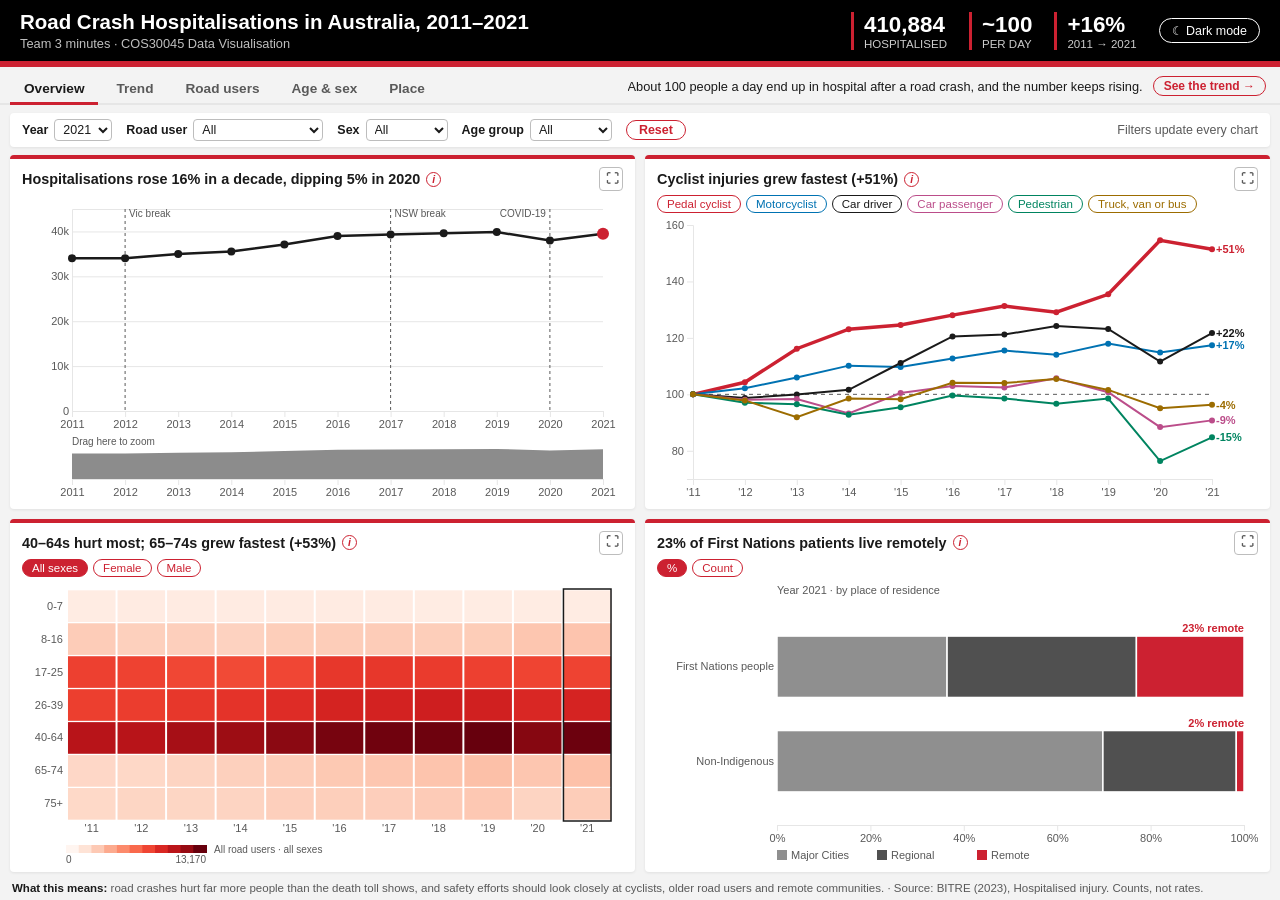
<file: data_story/index.html>
<!DOCTYPE html>
<html lang="en">
<head>
  <meta charset="UTF-8">
  <meta name="viewport" content="width=device-width, initial-scale=1.0">
  <title>Road Crash Hospitalisations Dashboard</title>
  <link rel="stylesheet" href="css/style.css">
</head>
<body>
  <header>
    <div>
      <h1>Road Crash Hospitalisations in Australia, 2011–2021</h1>
      <p>Team 3 minutes · COS30045 Data Visualisation</p>
    </div>
    <div class="head-right">
      <div class="kpis">
        <div><strong>410,884</strong><span>hospitalised</span></div>
        <div><strong>~100</strong><span>per day</span></div>
        <div><strong>+16%</strong><span>2011 → 2021</span></div>
      </div>
      <button type="button" id="theme-toggle" aria-pressed="false">☾ Dark mode</button>
    </div>
  </header>

  <main class="app">
  <!-- Tab bar (Lynn): each tab is one screen, no scrolling -->
  <div class="tabbar">
  <div class="tabs" role="tablist" aria-label="Screens">
    <button type="button" role="tab" data-tab="overview" aria-controls="screen-overview">Overview</button>
    <button type="button" role="tab" data-tab="trend" aria-controls="screen-trend">Trend</button>
    <button type="button" role="tab" data-tab="roadusers" aria-controls="screen-roadusers">Road users</button>
    <button type="button" role="tab" data-tab="people" aria-controls="screen-people">Age &amp; sex</button>
    <button type="button" role="tab" data-tab="place" aria-controls="screen-place">Place</button>
  </div>
    <!-- Story line (Yati): the takeaway for this tab + a link to the next tab (filled by common.js) (outside the tablist, which may only hold tabs) -->
    <p class="story" id="story" aria-live="polite"><span class="story-text"></span><button type="button" class="story-next"></button></p>
  </div>

  <nav class="filters" aria-label="Filters">
    <label>Year <select id="f-year"></select></label>
    <label>Road user <select id="f-group"></select></label>
    <label>Sex <select id="f-sex"></select></label>
    <label>Age group <select id="f-age_group"></select></label>
    <button type="button" id="f-reset">Reset</button>
    <span class="filter-note">Filters update every chart</span>
  </nav>

  <section id="screen-overview" class="screen" role="tabpanel" aria-label="Overview">
    <!-- Q1: Yati -->
    <section class="panel" id="p1">
      <h2>Hospitalisations rose 16% in a decade, dipping 5% in 2020 <span class="info" data-tip="Drag on the small chart to zoom the main chart.">i</span></h2>
      <div class="controls" id="q1-controls"></div>
      <div class="chart" id="q1"><div class="todo">Yati: annotated line + context chart (brushing)</div></div>
    </section>

    <!-- Q2: Lynn -->
    <section class="panel" id="p2">
      <h2>Cyclist injuries grew fastest (+51%) <span class="info" data-tip="Lines are indexed: each starts at 100 in 2011 so groups of different sizes can be compared. Click a button to highlight a road user.">i</span></h2>
      <div class="controls" id="q2-controls"></div>
      <div class="chart" id="q2"></div>
    </section>

    <!-- Q3: Nyi Nyi -->
    <section class="panel" id="p3">
      <h2>40–64s hurt most; 65–74s grew fastest (+53%) <span class="info" data-tip="Darker = more hospitalisations. Use the toggle to switch sex.">i</span></h2>
      <div class="controls" id="q3-controls"></div>
      <div class="chart" id="q3"><div class="todo">Nyi Nyi: heatmap age group × year, sex toggle</div></div>
    </section>


    <!-- Q4 First Nations: Yati -->
    <section class="panel" id="p5">
      <h2>23% of First Nations patients live remotely <span class="info" data-tip="Remoteness of usual residence, not crash location.">i</span></h2>
      <div class="controls" id="q5-controls"></div>
      <div class="chart" id="q5"><div class="todo">Yati: First Nations 100% stacked bar, toggle % / counts</div></div>
    </section>
  </section>

  <!-- Q1 Trend tab -->
  <section id="screen-trend" class="screen two" role="tabpanel" aria-label="Trend" hidden>
    <!-- N1: Lynn -->
    <section class="panel" id="pn1">
      <h2>Cases rose almost every year; 2020 was the only real drop (−4.8%) <span class="info" data-tip="Percentage change in hospitalisations compared with the year before. Follows the Road user, Sex and Age filters.">i</span></h2>
      <div class="controls" id="n1-controls"></div>
      <div class="chart" id="n1"><div class="todo">Lynn: bar chart of % change from the previous year, up = red, down = blue</div></div>
    </section>
    <!-- Q4 map: Nyi Nyi -->
    <section class="panel" id="p4">
      <h2>Qld up 65%; NSW down 15% (counting change) <span class="info" data-tip="Counts, not rates. NSW (2017) and Vic (2012) have series breaks.">i</span></h2>
      <div class="controls" id="q4-controls"></div>
      <div class="chart" id="q4"><div class="todo">Nyi Nyi: choropleth % change by state + linked line, year slider</div></div>
    </section>
  </section>

  <!-- Q2 Road users tab -->
  <section id="screen-roadusers" class="screen two" role="tabpanel" aria-label="Road users" hidden>
    <!-- N2: Lynn -->
    <section class="panel" id="pn2">
      <h2>Car drivers are 1 in 3 hospitalisations <span class="info" data-tip="Hospitalisations by road user for the chosen year, largest first. Truck, van or bus includes heavy vehicles, pick-ups, vans and buses.">i</span></h2>
      <div class="controls" id="n2-controls"></div>
      <div class="chart" id="n2"><div class="todo">Lynn: horizontal bar chart, road users sorted largest to smallest</div></div>
    </section>
    <!-- N3: Lynn -->
    <section class="panel" id="pn3">
      <h2>Nearly 9 in 10 injured motorcyclists are men <span class="info" data-tip="Male and female hospitalisations by road user for the chosen year. The label shows the male share.">i</span></h2>
      <div class="controls" id="n3-controls"></div>
      <div class="chart" id="n3"><div class="todo">Lynn: grouped bar chart, male vs female for each road user</div></div>
    </section>
  </section>

  <!-- Q3 Age and sex tab -->
  <section id="screen-people" class="screen two" role="tabpanel" aria-label="Age and sex" hidden>
    <!-- N4: Nyi Nyi -->
    <section class="panel" id="pn4">
      <h2>40–64s are the largest group: 1 in 3 patients <span class="info" data-tip="Hospitalisations by age group for the chosen year (40–64 = 33% in 2021). Follows Year, Road user and Sex; click a bar to filter every chart by that age group. Age groups cover different numbers of years, so compare with care.">i</span></h2>
      <div class="controls" id="n4-controls"></div>
      <div class="chart" id="n4"><div class="todo">Nyi Nyi: simple bar chart, one bar per age group for the chosen year</div></div>
    </section>
    <!-- N5: Nyi Nyi -->
    <section class="panel" id="pn5">
      <h2>About 2 in 3 patients are men, every year <span class="info" data-tip="Male and female hospitalisations, 2011–2021. Men were 64–66% of patients in every year. Follows Road user and Age group; the Sex filter fades the other line. Click a point to choose that year.">i</span></h2>
      <div class="controls" id="n5-controls"></div>
      <div class="chart" id="n5"><div class="todo">Nyi Nyi: line chart, one line for male and one for female</div></div>
    </section>
  </section>

  <!-- Q4 Place tab -->
  <section id="screen-place" class="screen two" role="tabpanel" aria-label="Place" hidden>
    <!-- N6: Nyi Nyi -->
    <section class="panel" id="pn6">
      <h2>Vic, Qld and NSW make up 78% of cases <span class="info" data-tip="Hospitalisations by state for the chosen year, largest first. These are counts, not rates: bigger states have more people. * = series break (the counting method changed). Click a bar for that state's details.">i</span></h2>
      <div class="controls" id="n6-controls"></div>
      <div class="chart" id="n6"><div class="todo">Nyi Nyi: horizontal bar chart, states for the chosen year, series breaks marked</div></div>
    </section>
    <!-- N7: Lynn -->
    <section class="panel" id="pn7">
      <h2>First Nations cases nearly doubled (+89%) <span class="info" data-tip="Indexed: each line starts at 100 in 2011. These are counts, not rates per person; population growth is not taken into account.">i</span></h2>
      <div class="controls" id="n7-controls"></div>
      <div class="chart" id="n7"><div class="todo">Lynn: line chart, two lines over the years</div></div>
    </section>
  </section>

  </main>

  <!-- State detail pop-up (Lynn): opens when a state is clicked on the map -->
  <div id="state-detail" class="modal" role="dialog" aria-modal="true" aria-labelledby="sd-title" hidden>
    <div class="modal-box panel">
      <h2><span id="sd-title">State</span>
        <span class="info" data-tip="Counts of hospitalisations by the patient's home state. Average stay = bed days ÷ hospitalisations; the bed-day method changed in 2015–16.">i</span>
        <button type="button" class="fs-btn" id="sd-close" aria-label="Close state details">✕</button></h2>
      <div class="controls" id="sd-controls"></div>
      <div class="sd-body">
        <div class="sd-left"><div class="chart" id="sd-shape"></div><div class="sd-stats" id="sd-stats"></div></div>
        <div class="chart" id="sd-line"></div>
      </div>
      <p class="sd-note" id="sd-note"></p>
    </div>
  </div>

  <footer><strong>What this means:</strong> road crashes hurt far more people than the death toll shows, and safety efforts should look closely at cyclists, older road users and remote communities. · Source: BITRE (2023), Hospitalised injury. Counts, not rates.</footer>
  <div id="tooltip"></div>

  <script src="js/d3.v7.min.js"></script>
  <script src="js/common.js"></script>
  <script src="js/q1.js"></script>
  <script src="js/q2.js"></script>
  <script src="js/q3.js"></script>
  <script src="js/q4map.js"></script>
  <script src="js/q4fn.js"></script>
  <script src="js/n1.js"></script>
  <script src="js/n2.js"></script>
  <script src="js/n3.js"></script>
  <script src="js/n4.js"></script>
  <script src="js/n5.js"></script>
  <script src="js/n6.js"></script>
  <script src="js/n7.js"></script>
  <script src="js/statedetail.js"></script>
</body>
</html>
</file>
<file: data_story/css/style.css>
/* ===== Colour palette (light + dark). Every colour on the site comes from here. ===== */
:root, :root[data-theme="light"] {
  --bg:#f3f3f3;  --panel:#ffffff; --ink:#1a1a1a; --muted:#595959; --grid:#e6e6e6;
  --dim:#d6d6d6; --mid:#8c8c8c;   --red:#cc2131; --blue:#2166ac; --border:#bdbdbd;
  --cat-a:#8f8f8f; --cat-b:#505050;   /* two greys for categories, both 3:1+ on the panel */
  --header:#000000; --header-ink:#ffffff; --tip-bg:#1a1a1a; --tip-ink:#ffffff;
  --shadow:0 1px 3px rgba(0,0,0,.08);
}
:root[data-theme="dark"] {
  --bg:#121212;  --panel:#1e1e1e; --ink:#ececec; --muted:#b3b3b3; --grid:#333333;
  --dim:#4a4a4a; --mid:#8c8c8c;   --red:#ff6b78; --blue:#6aaed6; --border:#555555;
  --cat-a:#767676; --cat-b:#c8c8c8;
  --header:#000000; --header-ink:#ffffff; --tip-bg:#ececec; --tip-ink:#1a1a1a;
  --shadow:0 1px 3px rgba(0,0,0,.6);
}

* { box-sizing:border-box; }
html, body { margin:0; height:100%; }
body { font-family:"Segoe UI", Arial, sans-serif; color:var(--ink); background:var(--bg);
  display:grid; grid-template-rows:auto auto auto 1fr auto; grid-template-columns:minmax(0, 1fr); height:100vh; overflow:hidden; }
button { font:inherit; }

/* ===== Header ===== */
header { min-width:0; background:var(--header); color:var(--header-ink); border-bottom:6px solid #cc2131; display:flex; justify-content:space-between; align-items:center; padding:10px 20px; gap:16px; }
header h1 { margin:0; font-size:clamp(1rem, 1.6vw, 1.3rem); }
header p { margin:2px 0 0; font-size:.8rem; opacity:.75; }
.head-right { display:flex; align-items:center; gap:22px; }
.kpis { display:flex; gap:22px; }
.kpis div { display:flex; flex-direction:column; align-items:flex-start; border-left:3px solid #cc2131; padding-left:10px; }
.kpis strong { font-size:1.4rem; }
.kpis span { font-size:.72rem; opacity:.8; text-transform:uppercase; }
#theme-toggle { background:transparent; color:#fff; border:1px solid #fff; border-radius:999px; padding:4px 12px; font-size:.78rem; cursor:pointer; white-space:nowrap; }
#theme-toggle:hover { background:#fff; color:#000; }

/* <main> groups the tabs and screens for screen readers; display:contents keeps the page grid */
.app { display:contents; }

/* ===== Tab bar ===== */
.tabbar { display:flex; gap:4px; padding:8px 10px 0; border-bottom:2px solid var(--grid); }
.tabbar [role="tab"] { background:transparent; color:var(--muted); border:0; border-bottom:3px solid transparent; padding:6px 14px; font-size:.85rem; font-weight:600; cursor:pointer; margin-bottom:-2px; }
.tabbar [role="tab"]:hover { color:var(--ink); }
.tabbar [role="tab"][aria-selected="true"] { color:var(--ink); border-bottom-color:var(--red); }
.tabbar [role="tab"]:focus-visible, button:focus-visible, select:focus-visible { outline:2px solid var(--red); outline-offset:2px; }

/* ===== Filter bar (Yati) ===== */
.filters { display:flex; align-items:center; gap:14px; flex-wrap:wrap; background:var(--panel); margin:8px 10px 0; padding:6px 12px; border-radius:4px; font-size:.78rem; font-weight:600; box-shadow:var(--shadow); }
.filters label { display:flex; align-items:center; gap:6px; }
.filters select { font:inherit; font-weight:400; color:var(--ink); background:var(--panel); border:1px solid var(--border); border-radius:4px; padding:2px 4px; }
.filters button { border:1px solid var(--red); color:var(--red); background:transparent; border-radius:999px; padding:2px 12px; cursor:pointer; }
.filters button:hover { background:var(--red); color:var(--panel); }
.filter-note { margin-left:auto; font-weight:400; color:var(--muted); }

/* ===== Screens (one per tab), always one screen, no scrolling ===== */
.screen { display:grid; gap:10px; padding:8px 10px 10px; min-height:0; grid-row:4; grid-column:1; }
/* Hidden tabs keep their size (so their charts draw correctly) but are invisible and not clickable */
.screen[hidden] { display:grid; visibility:hidden; }
#screen-overview { grid-template-columns:repeat(2, minmax(0, 1fr)); grid-template-rows:repeat(2, minmax(0, 1fr)); }   /* 4 charts, 2 x 2 */
.screen.two { grid-template-columns:repeat(2, minmax(0, 1fr)); grid-template-rows:minmax(0, 1fr); }
.screen.one { grid-template-columns:minmax(0, 1fr); grid-template-rows:minmax(0, 1fr); }

/* ===== Panels ===== */
.panel { background:var(--panel); border-radius:4px; border-top:4px solid var(--red); padding:8px 12px; display:flex; flex-direction:column; min-height:0; box-shadow:var(--shadow); }
.panel h2 { margin:0 0 4px; font-size:.9rem; color:var(--ink); display:flex; align-items:center; gap:2px; }
.panel .owner { font-weight:400; color:var(--muted); font-size:.75rem; margin-left:6px; }
.controls { display:flex; flex-wrap:wrap; gap:5px; margin-bottom:4px; }
.controls:empty { display:none; }
.controls button { border:1px solid var(--c, var(--red)); color:var(--c, var(--red)); background:transparent; border-radius:999px; padding:2px 9px; font-size:.72rem; cursor:pointer; }
.controls button.on { background:var(--c, var(--red)); color:var(--panel); }
.controls input[type="range"] { accent-color:var(--red); }
.panel { min-width:0; }
/* The chart area takes its size from the layout; the SVG sits on top of it, so an old drawing
   can never stop a column from shrinking when the window gets smaller. */
.chart { flex:1; min-height:0; min-width:0; position:relative; overflow:hidden; }
.chart > svg { display:block; position:absolute; top:0; left:0; }
.chart svg { color:var(--muted); fill:var(--ink); }   /* default axis + text colour; charts can still set their own */
.todo { position:absolute; inset:0; display:flex; align-items:center; justify-content:center; text-align:center; padding:12px;
  border:2px dashed var(--dim); border-radius:4px; color:var(--muted); font-size:.85rem; }

/* Full-screen button and full-screen panel */
.fs-btn { margin-left:auto; flex:none; width:24px; height:24px; border:1px solid var(--border); border-radius:4px; background:transparent; color:var(--muted); cursor:pointer; font-size:.8rem; line-height:1; }
.fs-btn:hover { color:var(--ink); border-color:var(--ink); }
.panel.is-full { position:fixed; inset:16px; z-index:20; padding:16px 20px; box-shadow:0 0 0 100vmax rgba(0,0,0,.55); }
.panel.is-full h2 { font-size:1.1rem; }

/* State detail pop-up */
.modal { position:fixed; inset:0; z-index:25; background:rgba(0,0,0,.55); display:flex; align-items:center; justify-content:center; padding:16px; }
.modal[hidden] { display:none; }
.modal-box { width:min(1200px, 100%); height:min(720px, 100%); padding:16px 20px; }
.modal-box h2 { font-size:1.15rem; }
.sd-body { flex:1; min-height:0; display:grid; grid-template-columns:minmax(240px, 1fr) minmax(0, 1.6fr); gap:20px; }
.sd-left { display:flex; flex-direction:column; min-height:0; gap:10px; }
.sd-stats { display:grid; grid-template-columns:repeat(3, 1fr); gap:8px; }
.sd-stats div { border-left:3px solid var(--red); padding:2px 0 2px 8px; }
.sd-stats strong { display:block; font-size:1.25rem; }
.sd-stats span { font-size:.72rem; color:var(--muted); text-transform:uppercase; }
.sd-note { margin:6px 0 0; font-size:.8rem; color:var(--muted); }
.sd-note:empty { display:none; }

.panel .info { color:var(--red); }
.info { display:inline-flex; align-items:center; justify-content:center; width:15px; height:15px; border:1.5px solid currentColor; border-radius:50%;
  font-size:.65rem; font-style:italic; font-weight:700; cursor:help; margin-left:4px; flex:none; }
.axis text { font-size:11px; fill:var(--muted); }
.axis path, .axis line { stroke:var(--grid); }

footer { font-size:.72rem; color:var(--muted); padding:0 12px 6px; }
#tooltip { position:fixed; pointer-events:none; opacity:0; background:var(--tip-bg); color:var(--tip-ink); font-size:.8rem; padding:6px 10px; border-radius:6px; max-width:260px; z-index:30; }

/* Small screens: allow scrolling and stack the panels */
@media (max-width:900px), (max-height:560px) {
  body { height:auto; overflow:auto; }
  .screen, #screen-overview, .screen.two { grid-template-columns:1fr; grid-template-rows:none; }
  .panel { height:320px; }
  .screen[hidden] { display:none; }
  .sd-body { grid-template-columns:1fr; overflow:auto; }
  header, .head-right { flex-direction:column; align-items:flex-start; }
  .tabbar { overflow-x:auto; }
}

/* ===== Final submission additions (Yati) ===== */
/* Story line in the tab bar: takeaway for the open tab + next-tab link */
.story { margin:0 0 0 auto; min-width:0; display:flex; align-items:center; gap:10px; font-size:.8rem; color:var(--ink); padding:0 4px 6px; }
.story-text { overflow:hidden; text-overflow:ellipsis; white-space:nowrap; }
.story-next { flex:none; border:1px solid var(--red); color:var(--red); background:transparent; border-radius:999px; padding:2px 10px; font-size:.75rem; font-weight:600; cursor:pointer; white-space:nowrap; }
.story-next:hover { background:var(--red); color:var(--panel); }
footer strong { color:var(--ink); }
/* "No data" message over a chart whose filters match nothing */
.panel.no-data .chart::after { content:"No hospitalisations match these filters. Try another choice or press Reset.";
  position:absolute; inset:0; display:flex; align-items:center; justify-content:center; text-align:center; padding:16px;
  background:var(--panel); color:var(--muted); font-size:.85rem; z-index:2; }
/* Data could not be loaded */
.load-error { position:fixed; left:50%; top:50%; transform:translate(-50%, -50%); z-index:40; max-width:460px; padding:16px 20px;
  background:var(--panel); color:var(--ink); border-top:4px solid var(--red); border-radius:4px; box-shadow:0 4px 20px rgba(0,0,0,.3); font-size:.9rem; }
@media (max-width:1100px) { .story-text { display:none; } }
.tabbar .tabs { display:flex; gap:4px; }
</file>
